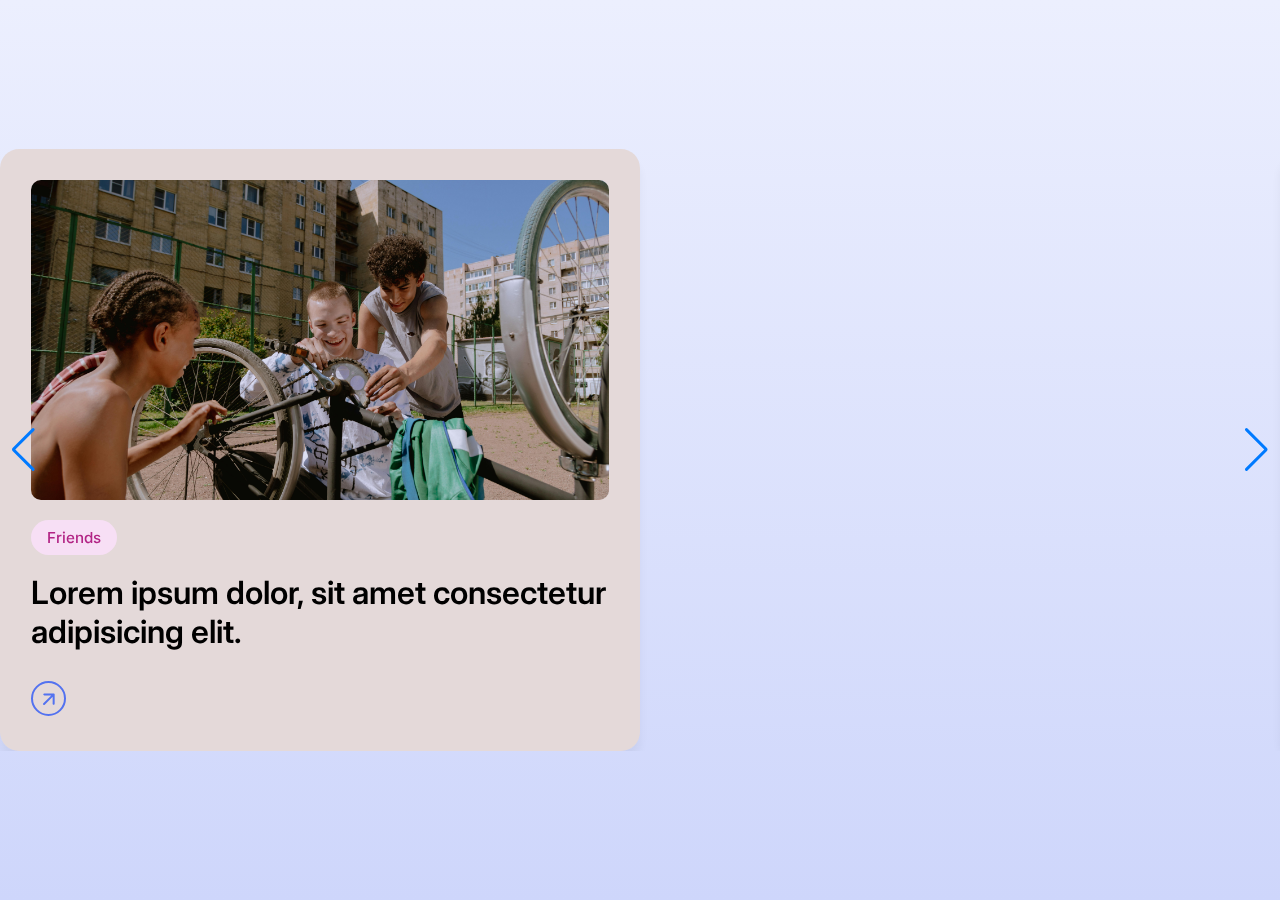
<file: index.html>
<!doctype html>
<html lang="en">
  <head>
    <meta charset="UTF-8" />
    <meta name="viewport" content="width=device-width, initial-scale=1.0" />
    <!-- Linking Google fonts for icons -->
    <link
      rel="stylesheet"
      href="https://fonts.googleapis.com/css2?family=Material+Symbols+Rounded:opsz,wght,FILL,GRAD@24,500,0,0"
    />
    <!-- Linking SwiperJS CSS -->
    <link
      rel="stylesheet"
      href="https://cdn.jsdelivr.net/npm/swiper@11/swiper-bundle.min.css"
    />
    <title>Image Slider</title>
    <link rel="stylesheet" href="style.css" />
  </head>
  <body>
    <div class="container swiper">
      <div class="slider-wrapper">
        <ul class="card-list swiper-wrapper">
          <li class="card-item swiper-slide">
            <a href="#" class="card-link">
              <img
                src="Assets/carousel-img1.jpg"
                alt="Friends"
                class="card-image"
              />
              <p class="badge friends">Friends</p>
              <h2 class="card-title">
                Lorem ipsum dolor, sit amet consectetur adipisicing elit.
              </h2>
              <button class="card-button material-symbols-rounded">
                arrow_forward
              </button>
            </a>
          </li>
          <li class="card-item swiper-slide">
            <a href="#" class="card-link">
              <img
                src="Assets/carousel-img2.jpg"
                alt="Park"
                class="card-image"
              />
              <p class="badge park">Park</p>
              <h2 class="card-title">
                Lorem ipsum dolor, sit amet consectetur adipisicing elit.
              </h2>
              <button class="card-button material-symbols-rounded">
                arrow_forward
              </button>
            </a>
          </li>
          <li class="card-item swiper-slide">
            <a href="#" class="card-link">
              <img
                src="Assets/carousel-img3.jpg"
                alt="Basketballer"
                class="card-image"
              />
              <p class="badge basketballer">Basketballer</p>
              <h2 class="card-title">
                Lorem ipsum dolor, sit amet consectetur adipisicing elit.
              </h2>
              <button class="card-button material-symbols-rounded">
                arrow_forward
              </button>
            </a>
          </li>
          <li class="card-item swiper-slide">
            <a href="#" class="card-link">
              <img
                src="Assets/carousel-img4.jpg"
                alt="Tourists"
                class="card-image"
              />
              <p class="badge tourists">Tourists</p>
              <h2 class="card-title">
                Lorem ipsum dolor, sit amet consectetur adipisicing elit.
              </h2>
              <button class="card-button material-symbols-rounded">
                arrow_forward
              </button>
            </a>
          </li>
          <li class="card-item swiper-slide">
            <a href="#" class="card-link">
              <img
                src="Assets/carousel-img5.jpg"
                alt="Beach"
                class="card-image"
              />
              <p class="badge beach">Beach</p>
              <h2 class="card-title">
                Lorem ipsum dolor, sit amet consectetur adipisicing elit.
              </h2>
              <button class="card-button material-symbols-rounded">
                arrow_forward
              </button>
            </a>
          </li>
          <li class="card-item swiper-slide">
            <a href="#" class="card-link">
              <img
                src="Assets/carousel-img6.jpg"
                alt="Cinque"
                class="card-image"
              />
              <p class="badge cinque">Cinque</p>
              <h2 class="card-title">
                Lorem ipsum dolor, sit amet consectetur adipisicing elit.
              </h2>
              <button class="card-button material-symbols-rounded">
                arrow_forward
              </button>
            </a>
          </li>
        </ul>

        <!-- Swiper pagination -->
        <div class="swiper-pagination"></div>

        <!-- Swiper navigation buttons -->
        <div class="swiper-button-prev"></div>
        <div class="swiper-button-next"></div>

        <!-- Optional Swiper scrollbar -->
        <div class="swiper-scrollbar"></div>
      </div>
    </div>
    <!-- Linking SwiperJS script -->
    <script src="https://cdn.jsdelivr.net/npm/swiper@11/swiper-bundle.min.js"></script>
    <!-- Linking Custom Script -->
    <script src="script.js"></script>
  </body>
</html>
</file>
<file: style.css>
@import url("https://fonts.googleapis.com/css2?family=Inter:opsz,wght@14..32,100..900&display=swap");

* {
  margin: 0;
  padding: 0;
  box-sizing: border-box;
  font-family: "Inter", sans-serif;
}

.card-image {
  height: 20rem;
  text-align: center;
  width: 40rem;
}

body {
  display: flex;
  align-items: center;
  justify-content: center;
  min-height: 100vh;
  background: linear-gradient(#eceffe, #ced6fb);
}
.card-wrapper {
  max-width: 1100px;
  margin: 0 60px 35px;
  padding: 20px 10px;
  overflow: hidden;
}

.card-list .card-item {
  list-style: none;
}

.card-list .card-item .card-link {
  width: 40rem;
  display: block;
  background: #e4d9d9;
  padding: 1.8rem;
  border-radius: 1.2rem;
  text-decoration: none;
  border: 2px solid transparent;
  box-shadow: 0 10px 10px rgba(0, 0, 0, 0.05);
  transition: 0.2s ease;
}

.card-list .card-item .card-link:active {
  cursor: grabbing;
}

.card-list .card-link .card-image {
  width: 100%;
  aspect-ratio: 16 / 9;
  object-fit: cover;
  border-radius: 10px;
}

.card-list .card-item .badge {
  color: #5372f0;
  padding: 8px 16px;
  font-size: 0.95rem;
  font-weight: 500;
  margin: 16px 0 18px;
  background: #dde4ff;
  width: fit-content;
  border-radius: 50px;
}

.card-list .card-item .badge.friends {
  color: #b22485;
  background: #f7dff5;
}
.card-list .card-item .badge.park {
  color: #b25a2b;
  background: #ffe3d2;
}
.card-list .card-item .badge.basketballer {
  color: #205c20;
  background: #d6f8d6;
}
.card-list .card-item .badge.tourists {
  color: #856404;
  background: #fff3cd;
}
.card-list .card-item .badge.beach {
  color: #b25d2b;
  background: #ffe3d2;
}
.card-list .card-item .badge.cinque {
  color: #b22462;
  background: #ffe3d2;
}

.card-list .card-link .card-title {
  font-size: 2rem;
  color: #000;
  font-weight: 600;
}

.card-list .card-link .card-button {
  height: 35px;
  width: 35px;
  color: #5372f0;
  border-radius: 50%;
  margin: 30px 0 5px;
  background: none;
  cursor: pointer;
  border: 2px solid #5372f0;
  transform: rotate(-45deg);
  transition: 0.4s ease;
}

.card-list .card-link:hover .card-button {
  color: #fff;
  background: #5372f0;
}
.card-wrapper .swiper-pagination-bullet {
  opacity: 1;
}
.card-wrapper .swiper-slide-button {
  color: #5372f0;
  margin-top: -35px;
}
@media screen and (max-width: 750px) {
  .card-wrapper {
    margin: 0 10px 25px;
  }
  .card-wrapper .swiper-slide-button {
    display: none;
  }
}
</file>
